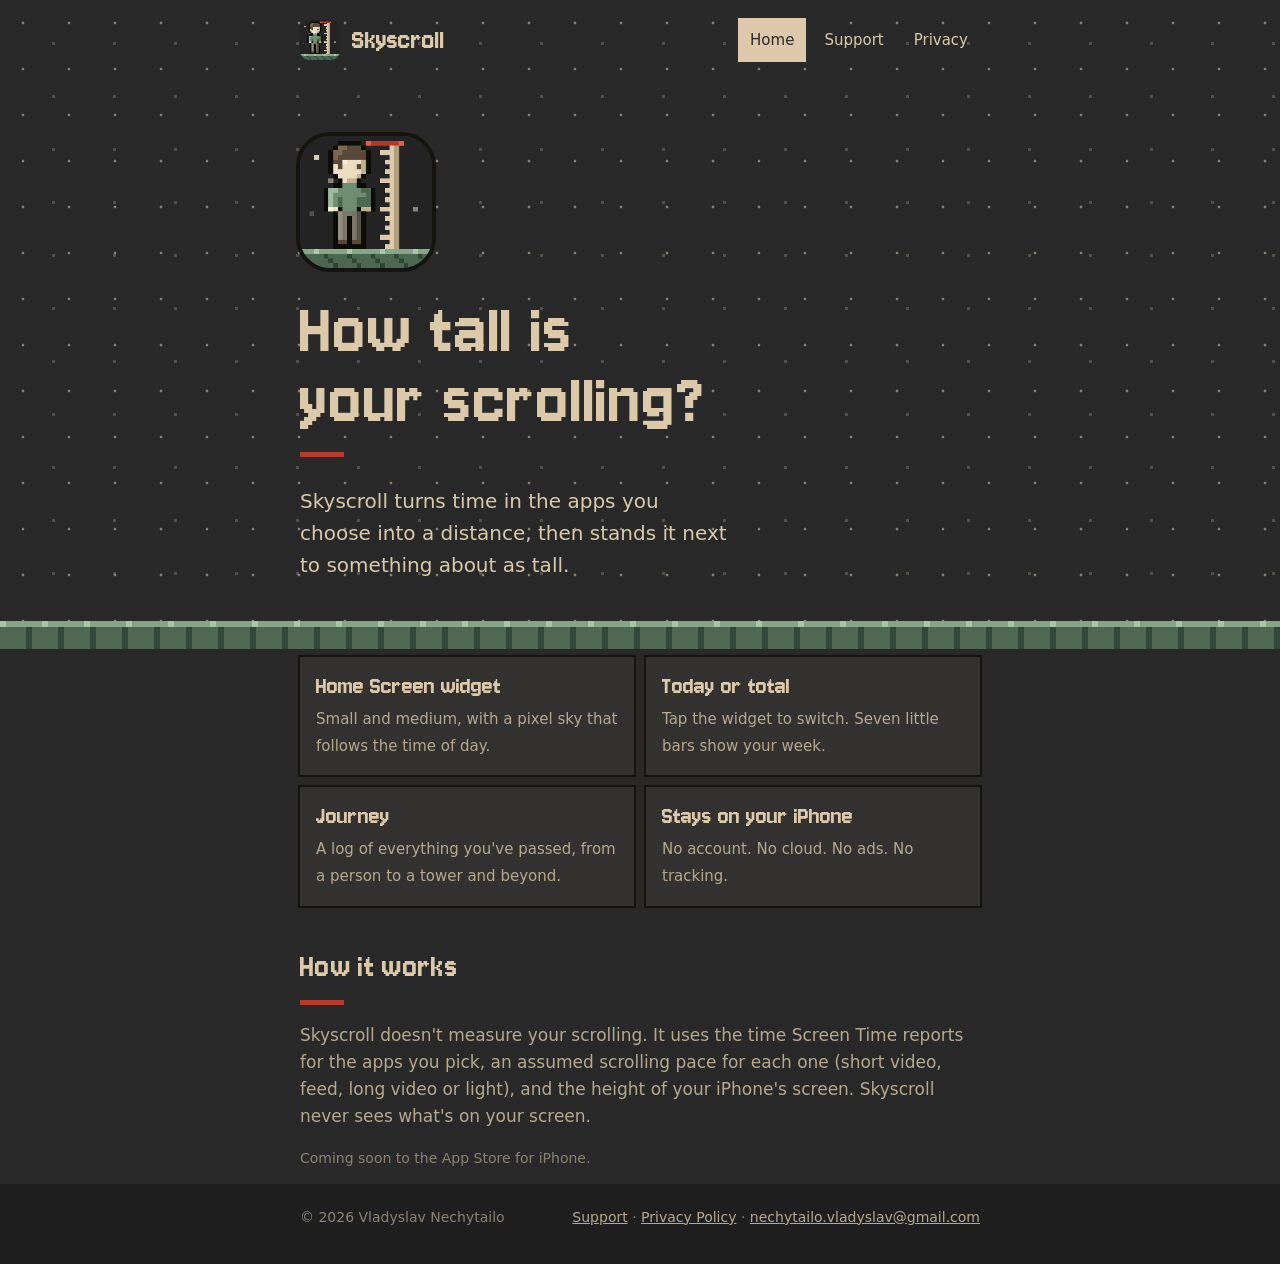
<file: index.html>
<!doctype html>
<html lang="en">
<head>
<meta charset="utf-8">
<meta name="viewport" content="width=device-width, initial-scale=1, viewport-fit=cover">
<title>Skyscroll: Scroll Distance</title>
<meta name="description" content="See how far you scroll. Skyscroll turns time in the apps you choose into a playful pixel-art distance, right on your Home Screen.">
<meta name="theme-color" content="#292929">
<link rel="icon" href="assets/favicon.png" type="image/png">
<link rel="apple-touch-icon" href="assets/apple-touch-icon.png">
<link rel="stylesheet" href="assets/style.css">
</head>
<body>
<div class="sky">
  <div class="wrap">
    <header class="site">
      <a class="brand" href=""><img src="assets/icon.png" alt=""><span>Skyscroll</span></a>
      <nav class="links" aria-label="Site"><a href="" aria-current="page">Home</a><a href="support/">Support</a><a href="privacy/">Privacy</a></nav>
    </header>
    <section class="hero">
      <img class="icon" src="assets/icon.png" alt="The Skyscroll app icon: a pixel person standing next to a ruler, with a red mark at their height.">
      <div>
        <h1>How tall is<br>your scrolling?</h1>
        <span class="rule"></span>
      </div>
      <p class="lede">Skyscroll turns time in the apps you choose into a distance, then stands it next to something about as tall.</p>
    </section>
  </div>
  <div class="ground" aria-hidden="true"></div>
</div>
<main class="wrap">
<ul class="facts">
  <li><b>Home Screen widget</b><span>Small and medium, with a pixel sky that follows the time of day.</span></li>
  <li><b>Today or total</b><span>Tap the widget to switch. Seven little bars show your week.</span></li>
  <li><b>Journey</b><span>A log of everything you've passed, from a person to a tower and beyond.</span></li>
  <li><b>Stays on your iPhone</b><span>No account. No cloud. No ads. No tracking.</span></li>
</ul>

<h2>How it works</h2>
<span class="rule"></span>
<p>Skyscroll doesn't measure your scrolling. It uses the time Screen Time reports for the apps you pick, an assumed scrolling pace for each one (short video, feed, long video or light), and the height of your iPhone's screen. Skyscroll never sees what's on your screen.</p>

<p class="meta">Coming soon to the App Store for iPhone.</p>
</main>
<footer class="site">
  <div class="wrap">
    <span>© 2026 Vladyslav Nechytailo</span>
    <span><a href="support/">Support</a> · <a href="privacy/">Privacy Policy</a> · <a href="mailto:nechytailo.vladyslav@gmail.com">nechytailo.vladyslav@gmail.com</a></span>
  </div>
</footer>
</body>
</html>
</file>
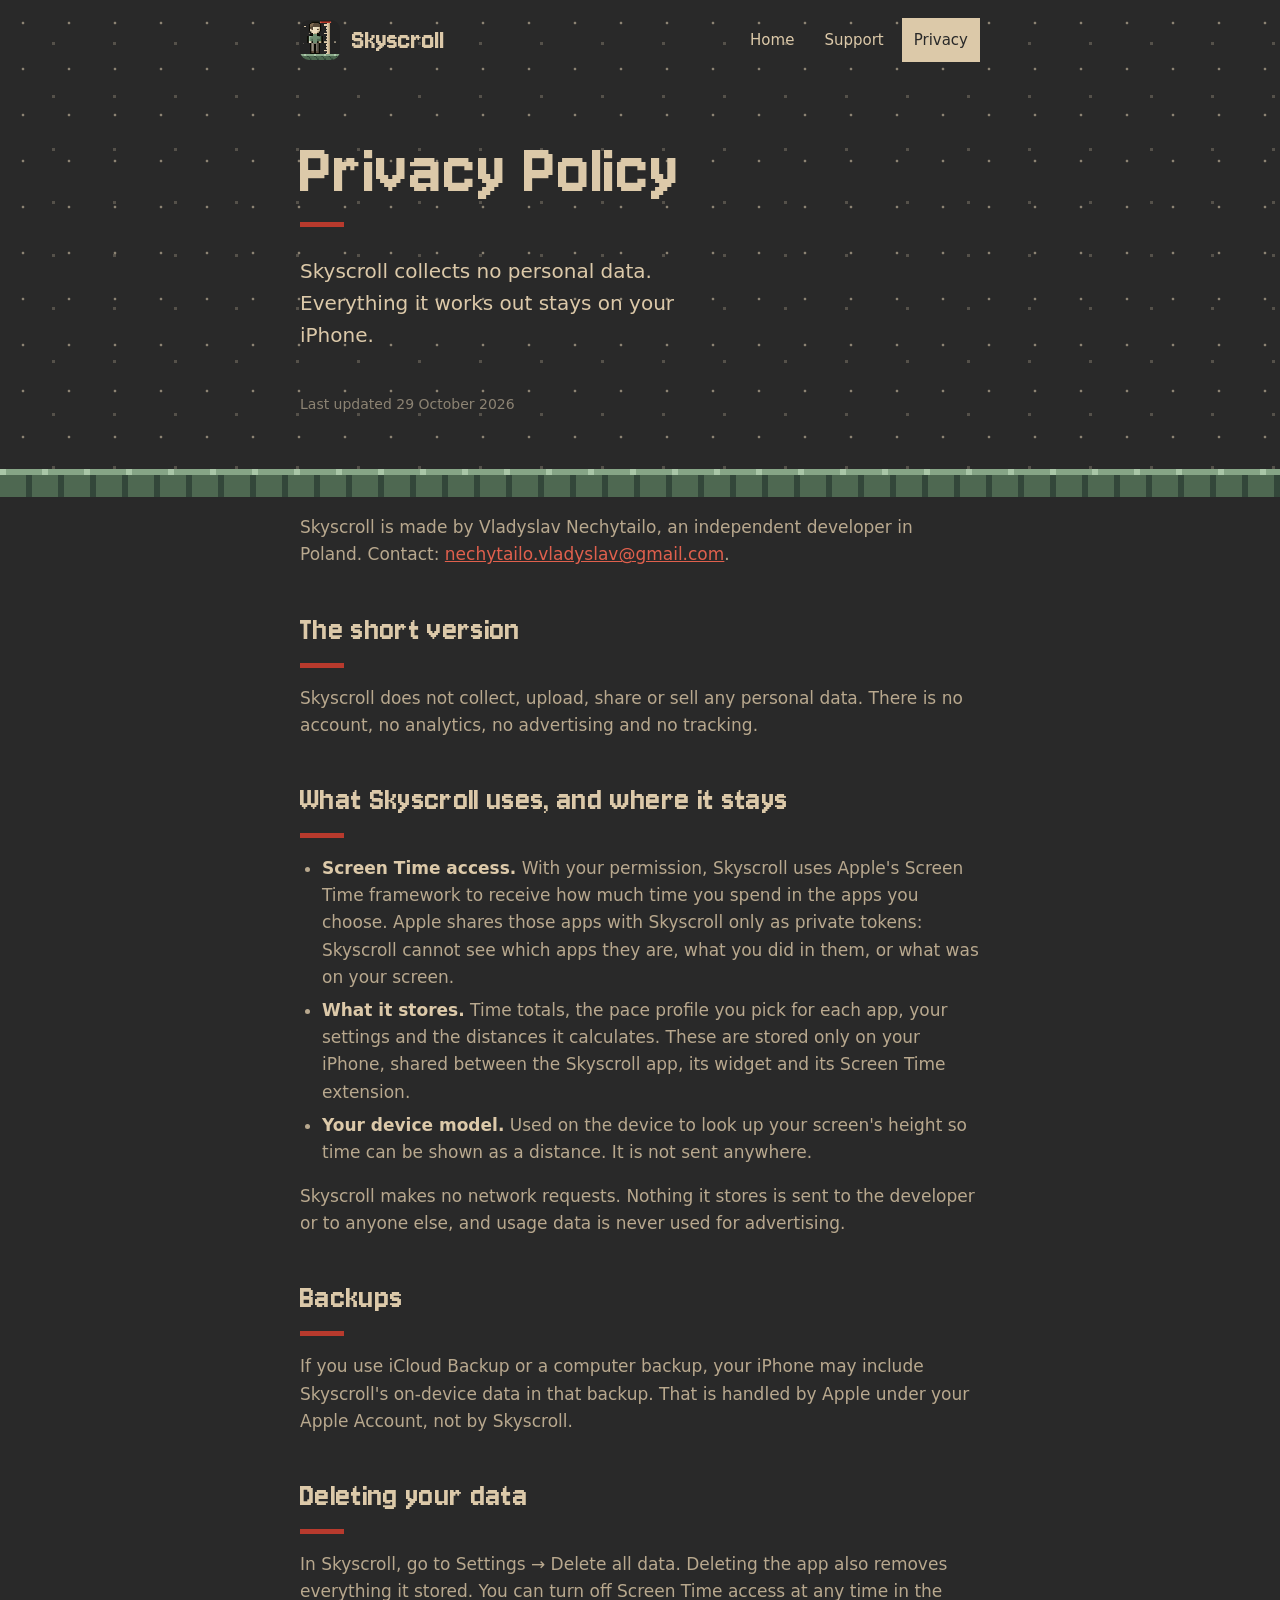
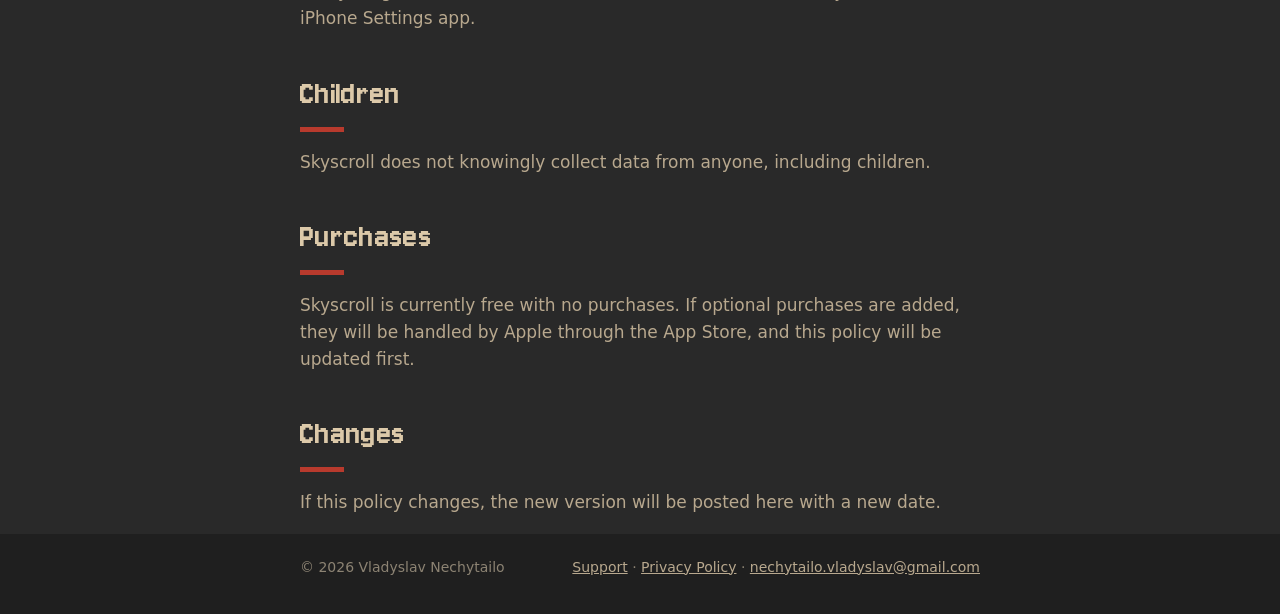
<file: privacy/index.html>
<!doctype html>
<html lang="en">
<head>
<meta charset="utf-8">
<meta name="viewport" content="width=device-width, initial-scale=1, viewport-fit=cover">
<title>Privacy Policy · Skyscroll</title>
<meta name="description" content="Skyscroll collects no personal data. Everything stays on your iPhone.">
<meta name="theme-color" content="#292929">
<link rel="icon" href="../assets/favicon.png" type="image/png">
<link rel="apple-touch-icon" href="../assets/apple-touch-icon.png">
<link rel="stylesheet" href="../assets/style.css">
</head>
<body>
<div class="sky">
  <div class="wrap">
    <header class="site">
      <a class="brand" href="../"><img src="../assets/icon.png" alt=""><span>Skyscroll</span></a>
      <nav class="links" aria-label="Site"><a href="../">Home</a><a href="../support/">Support</a><a href="../privacy/" aria-current="page">Privacy</a></nav>
    </header>
    <section class="hero">
      <div>
        <h1>Privacy Policy</h1>
        <span class="rule"></span>
      </div>
      <p class="lede">Skyscroll collects no personal data. Everything it works out stays on your iPhone.</p>
      <p class="meta">Last updated 29 October 2026</p>
    </section>
  </div>
  <div class="ground" aria-hidden="true"></div>
</div>
<main class="wrap">
<p>Skyscroll is made by Vladyslav Nechytailo, an independent developer in Poland. Contact: <a href="mailto:nechytailo.vladyslav@gmail.com">nechytailo.vladyslav@gmail.com</a>.</p>

<h2>The short version</h2>
<span class="rule"></span>
<p>Skyscroll does not collect, upload, share or sell any personal data. There is no account, no analytics, no advertising and no tracking.</p>

<h2>What Skyscroll uses, and where it stays</h2>
<span class="rule"></span>
<ul>
  <li><strong>Screen Time access.</strong> With your permission, Skyscroll uses Apple's Screen Time framework to receive how much time you spend in the apps you choose. Apple shares those apps with Skyscroll only as private tokens: Skyscroll cannot see which apps they are, what you did in them, or what was on your screen.</li>
  <li><strong>What it stores.</strong> Time totals, the pace profile you pick for each app, your settings and the distances it calculates. These are stored only on your iPhone, shared between the Skyscroll app, its widget and its Screen Time extension.</li>
  <li><strong>Your device model.</strong> Used on the device to look up your screen's height so time can be shown as a distance. It is not sent anywhere.</li>
</ul>
<p>Skyscroll makes no network requests. Nothing it stores is sent to the developer or to anyone else, and usage data is never used for advertising.</p>

<h2>Backups</h2>
<span class="rule"></span>
<p>If you use iCloud Backup or a computer backup, your iPhone may include Skyscroll's on-device data in that backup. That is handled by Apple under your Apple Account, not by Skyscroll.</p>

<h2>Deleting your data</h2>
<span class="rule"></span>
<p>In Skyscroll, go to Settings → Delete all data. Deleting the app also removes everything it stored. You can turn off Screen Time access at any time in the iPhone Settings app.</p>

<h2>Children</h2>
<span class="rule"></span>
<p>Skyscroll does not knowingly collect data from anyone, including children.</p>

<h2>Purchases</h2>
<span class="rule"></span>
<p>Skyscroll is currently free with no purchases. If optional purchases are added, they will be handled by Apple through the App Store, and this policy will be updated first.</p>

<h2>Changes</h2>
<span class="rule"></span>
<p>If this policy changes, the new version will be posted here with a new date.</p>
</main>
<footer class="site">
  <div class="wrap">
    <span>© 2026 Vladyslav Nechytailo</span>
    <span><a href="../support/">Support</a> · <a href="../privacy/">Privacy Policy</a> · <a href="mailto:nechytailo.vladyslav@gmail.com">nechytailo.vladyslav@gmail.com</a></span>
  </div>
</footer>
</body>
</html>
</file>
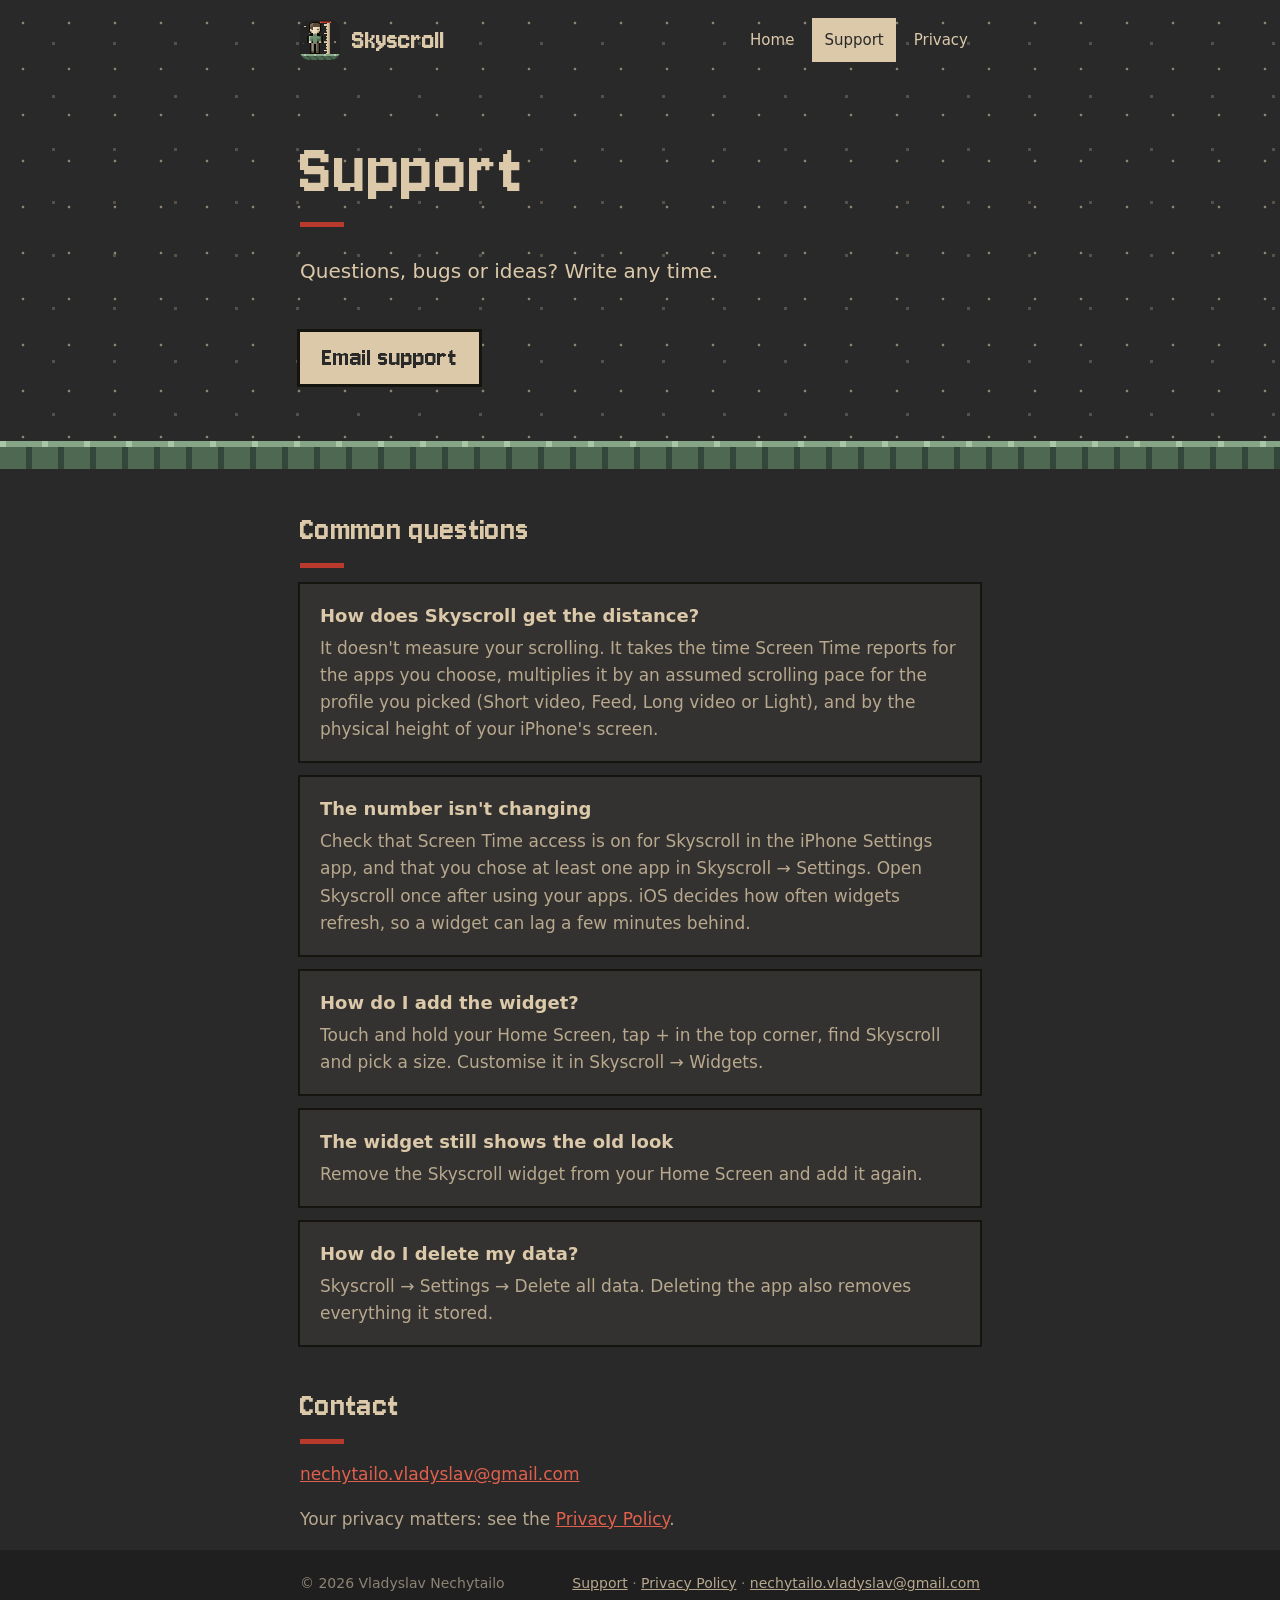
<file: support/index.html>
<!doctype html>
<html lang="en">
<head>
<meta charset="utf-8">
<meta name="viewport" content="width=device-width, initial-scale=1, viewport-fit=cover">
<title>Support · Skyscroll</title>
<meta name="description" content="Help with Skyscroll: how the distance works, widgets, Screen Time access and deleting your data.">
<meta name="theme-color" content="#292929">
<link rel="icon" href="../assets/favicon.png" type="image/png">
<link rel="apple-touch-icon" href="../assets/apple-touch-icon.png">
<link rel="stylesheet" href="../assets/style.css">
</head>
<body>
<div class="sky">
  <div class="wrap">
    <header class="site">
      <a class="brand" href="../"><img src="../assets/icon.png" alt=""><span>Skyscroll</span></a>
      <nav class="links" aria-label="Site"><a href="../">Home</a><a href="../support/" aria-current="page">Support</a><a href="../privacy/">Privacy</a></nav>
    </header>
    <section class="hero">
      <div>
        <h1>Support</h1>
        <span class="rule"></span>
      </div>
      <p class="lede">Questions, bugs or ideas? Write any time.</p>
      <p><a class="button" href="mailto:nechytailo.vladyslav@gmail.com?subject=Skyscroll">Email support</a></p>
    </section>
  </div>
  <div class="ground" aria-hidden="true"></div>
</div>
<main class="wrap">
<h2>Common questions</h2>
<span class="rule"></span>

<div class="card"><h3>How does Skyscroll get the distance?</h3>
<p>It doesn't measure your scrolling. It takes the time Screen Time reports for the apps you choose, multiplies it by an assumed scrolling pace for the profile you picked (Short video, Feed, Long video or Light), and by the physical height of your iPhone's screen.</p></div>

<div class="card"><h3>The number isn't changing</h3>
<p>Check that Screen Time access is on for Skyscroll in the iPhone Settings app, and that you chose at least one app in Skyscroll → Settings. Open Skyscroll once after using your apps. iOS decides how often widgets refresh, so a widget can lag a few minutes behind.</p></div>

<div class="card"><h3>How do I add the widget?</h3>
<p>Touch and hold your Home Screen, tap + in the top corner, find Skyscroll and pick a size. Customise it in Skyscroll → Widgets.</p></div>

<div class="card"><h3>The widget still shows the old look</h3>
<p>Remove the Skyscroll widget from your Home Screen and add it again.</p></div>

<div class="card"><h3>How do I delete my data?</h3>
<p>Skyscroll → Settings → Delete all data. Deleting the app also removes everything it stored.</p></div>

<h2>Contact</h2>
<span class="rule"></span>
<p><a href="mailto:nechytailo.vladyslav@gmail.com">nechytailo.vladyslav@gmail.com</a></p>
<p>Your privacy matters: see the <a href="../privacy/">Privacy Policy</a>.</p>
</main>
<footer class="site">
  <div class="wrap">
    <span>© 2026 Vladyslav Nechytailo</span>
    <span><a href="../support/">Support</a> · <a href="../privacy/">Privacy Policy</a> · <a href="mailto:nechytailo.vladyslav@gmail.com">nechytailo.vladyslav@gmail.com</a></span>
  </div>
</footer>
</body>
</html>
</file>
<file: assets/style.css>
@font-face {
  font-family: "Jersey 10";
  src: url("Jersey10-Regular.ttf") format("truetype");
  font-display: swap;
}

:root {
  --graphite: #292929;
  --deep: #1f1f1f;
  --oak: #dcc9a9;
  --oak-2: #b8a88e;
  --tomato: #b83a2d;
  --tomato-text: #e0604d;
  --granite: #4e6851;
  --grass: #86a586;
  --line: #3a3a38;
  color-scheme: dark;
}

* { box-sizing: border-box; }

html { background: var(--graphite); }

body {
  margin: 0;
  background: var(--graphite);
  color: var(--oak);
  font: 17px/1.6 -apple-system, BlinkMacSystemFont, "SF Pro Text", system-ui, sans-serif;
  -webkit-text-size-adjust: 100%;
}

/* Pixel night sky: a few hard-edged stars, no gradients. */
.sky {
  position: relative;
  overflow: hidden;
  background:
    radial-gradient(circle, #8c8373 1.5px, transparent 1.6px) 0 0 / 46px 46px,
    radial-gradient(circle, #55514a 1.5px, transparent 1.6px) 23px 17px / 61px 53px,
    var(--graphite);
  image-rendering: pixelated;
}

/* The app's ground: a lit grass edge over granite. */
.ground {
  height: 28px;
  background:
    repeating-linear-gradient(90deg, #a9c6a7 0 6px, #86a586 6px 42px) top / 100% 6px no-repeat,
    repeating-linear-gradient(90deg, #4e6851 0 26px, #33473a 26px 32px) 0 6px / 100% 22px no-repeat;
}

.wrap {
  max-width: 720px;
  margin: 0 auto;
  padding: 0 20px;
}

header.site {
  display: flex;
  align-items: center;
  justify-content: space-between;
  gap: 16px;
  padding: 18px 0;
}

.brand {
  display: flex;
  align-items: center;
  gap: 12px;
  text-decoration: none;
  color: var(--oak);
}

.brand img { width: 40px; height: 40px; border-radius: 9px; image-rendering: pixelated; }
.brand span { font-family: "Jersey 10", monospace; font-size: 30px; line-height: 1; }

nav.links { display: flex; gap: 6px; flex-wrap: wrap; }

nav.links a {
  color: var(--oak);
  text-decoration: none;
  font-size: 15px;
  padding: 10px 12px;
  min-height: 44px;
  display: inline-flex;
  align-items: center;
}

nav.links a[aria-current="page"] { color: var(--graphite); background: var(--oak); }
nav.links a:hover:not([aria-current="page"]) { background: #333230; }

.hero { padding: 56px 0 40px; display: grid; gap: 28px; }

.hero .icon {
  width: 132px;
  height: 132px;
  border-radius: 30px;
  image-rendering: pixelated;
  box-shadow: 0 0 0 4px #15140f;
}

h1, h2 {
  font-family: "Jersey 10", monospace;
  font-weight: 400;
  margin: 0;
  letter-spacing: 0.01em;
}

h1 { font-size: clamp(48px, 12vw, 76px); line-height: 0.92; }
h2 { font-size: 34px; line-height: 1; margin-top: 44px; }

.rule { display: block; width: 44px; height: 5px; background: var(--tomato); margin: 16px 0 0; }

.lede { font-size: 20px; color: var(--oak); margin: 0; max-width: 34ch; }

p, li { color: var(--oak-2); }
p strong, li strong { color: var(--oak); font-weight: 600; }

a { color: var(--tomato-text); }
a:hover { color: #f07a66; }

main { padding: 8px 0 64px; }
main ul { padding-left: 22px; }
main li { margin: 6px 0; }

.facts {
  display: grid;
  grid-template-columns: repeat(2, minmax(0, 1fr));
  gap: 12px;
  margin: 8px 0 0;
  padding: 0;
  list-style: none;
}

.facts li {
  margin: 0;
  padding: 16px;
  background: #333230;
  box-shadow: 0 0 0 2px #15140f;
  color: var(--oak);
}

.facts b {
  display: block;
  font-family: "Jersey 10", monospace;
  font-weight: 400;
  font-size: 26px;
  line-height: 1;
  margin-bottom: 6px;
}

.facts span { color: var(--oak-2); font-size: 15px; }

.card {
  margin-top: 16px;
  padding: 18px 20px;
  background: #333230;
  box-shadow: 0 0 0 2px #15140f;
}

.card h3 { margin: 0 0 4px; font-size: 18px; color: var(--oak); }
.card p { margin: 0; }

.button {
  display: inline-flex;
  align-items: center;
  min-height: 52px;
  padding: 0 22px;
  background: var(--oak);
  color: var(--graphite);
  text-decoration: none;
  font-family: "Jersey 10", monospace;
  font-size: 28px;
  box-shadow: 0 0 0 3px #15140f;
}

.button:hover { background: #f6ebd6; color: var(--graphite); }

.meta { font-size: 14px; color: #8c8373; }

footer.site {
  background: var(--deep);
  padding: 22px 0 36px;
  font-size: 14px;
  color: #8c8373;
}

footer.site .wrap { display: flex; flex-wrap: wrap; gap: 8px 20px; justify-content: space-between; }
footer.site a { color: var(--oak-2); }

a:focus-visible { outline: 3px solid var(--oak); outline-offset: 3px; }

@media (max-width: 520px) {
  body { font-size: 16px; }
  header.site { flex-direction: column; align-items: flex-start; }
  .hero { padding-top: 32px; }
}

footer.site a, p a { overflow-wrap: anywhere; }
@media (max-width: 520px) { .facts { grid-template-columns: minmax(0, 1fr); } }
</file>
